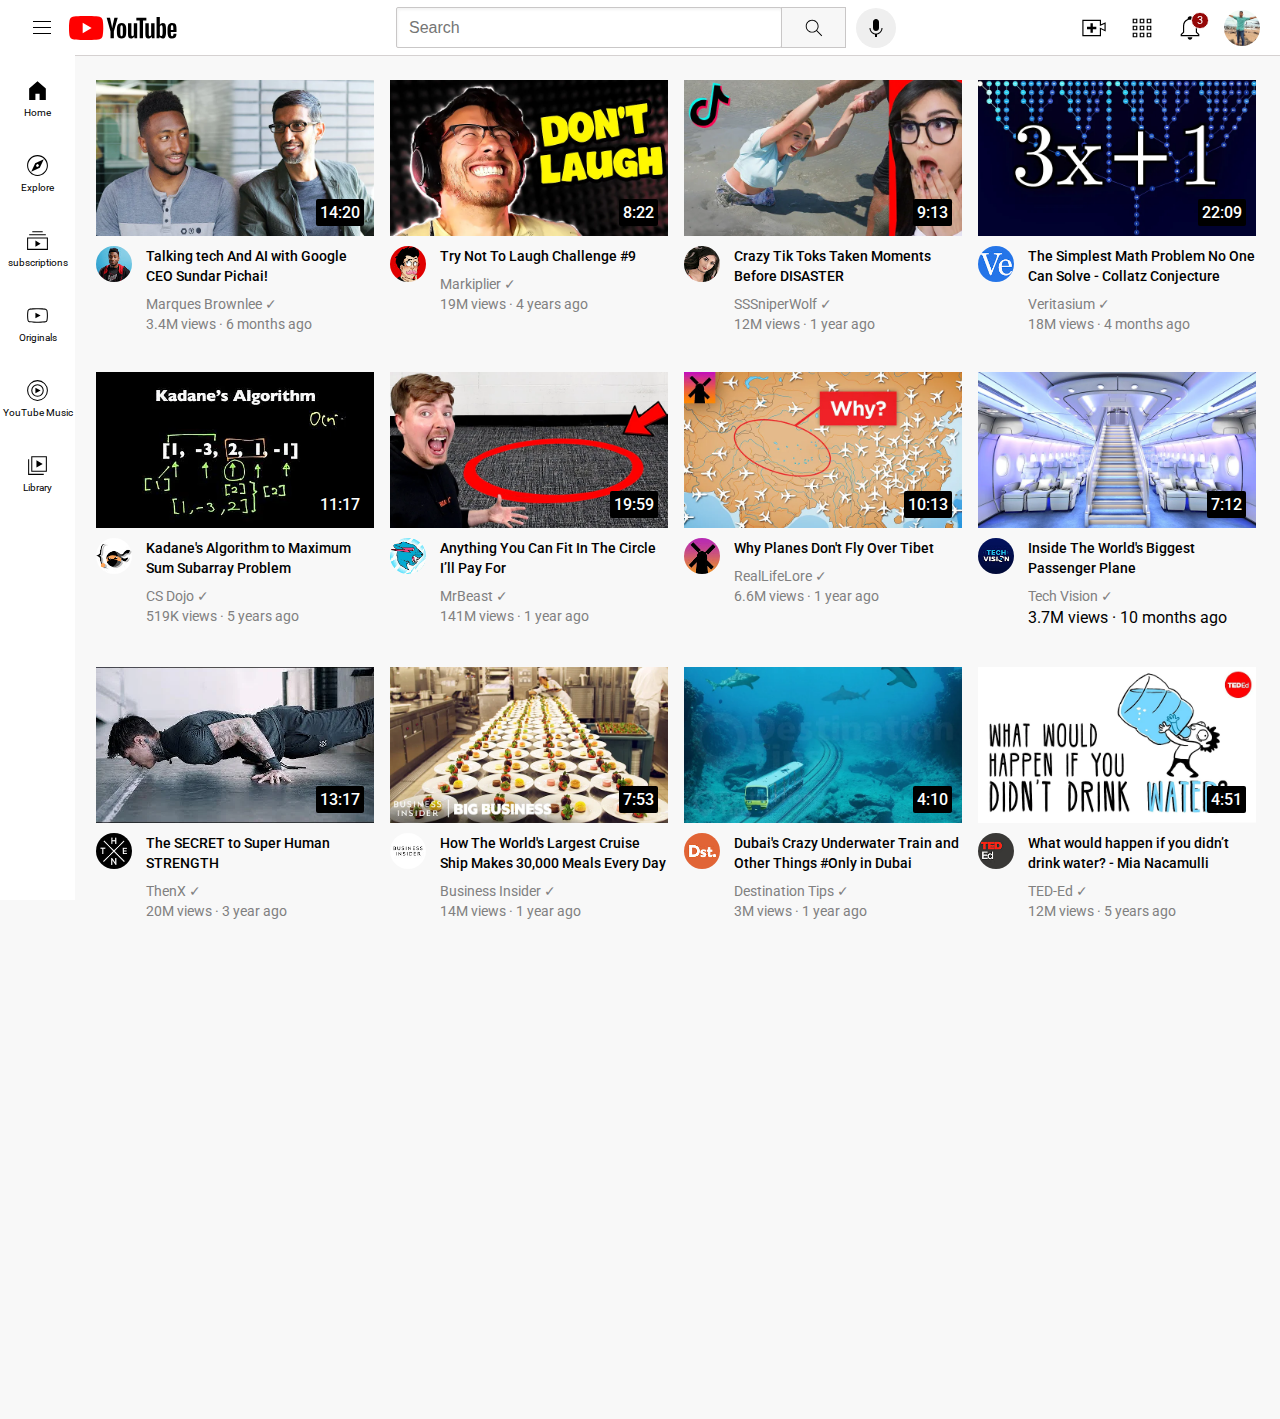
<file: Final Project/index.html>
<html>
    <head>
        <title>YouTube Clone</title>
        <!--Imported Roboto Font from Google-->
        <link rel="preconnect" href="https://fonts.googleapis.com">
        <link rel="preconnect" href="https://fonts.gstatic.com" crossorigin>
        <link href="https://fonts.googleapis.com/css2?family=Roboto:wght@400;500;700&display=swap" rel="stylesheet">
        <!--Linking StyleSheets-->
        <link rel="stylesheet" href="styles/general.css">   
        <link rel="stylesheet" href="styles/header.css">  
        <link rel="stylesheet" href="styles/video.css">
        <link rel="stylesheet" href="styles/sidebar.css">
        <link rel="icon" href="../icons/youtube-icon.png">
    </head>
    <body>
        <!--header section-->
        <header class="header">
            <!--left section-->
            <div class="left-section">
                <img class="hamburger-menu" src="../icons/hamburger-menu.svg">
                <img class="YouTube-logo" src="../icons/youtube-logo.svg">
            </div>
             <!--middle section-->
            <div class="middle-section">
                <input class="search-bar" type="text" placeholder="Search">
                <!--Search button-->
                <button class="search-button">
                    <img class="search-icon" src="../icons/search.svg">
                    <div class="tooltip">Search</div>
                </button>
                <!--Voice Search button-->
                <button class="voice-search-button">
                    <img class="voice-search-icon" src="..//icons/voice-search-icon.svg">
                    <div class="tooltip">Search with your voice</div>
                </button>
            </div>
             <!--right section-->
            <div class="right-section">
                <div class="upload-icon-container">
                    <img class="upload-icon" src="../icons/upload.svg">
                    <div class="tooltip">Create</div>
                </div>
               <div class="yapps-icon-container">
                <img class="yapps-icon" src="../icons/youtube-apps.svg">
                <div class="tooltip">YouTube apps</div>
               </div>
                <div class="notifications-icon-container">
                    <img class="notifications-icon" src="../icons/notifications.svg">
                    <div class="notifications-count" >
                        3
                    </div>
                    <div class="tooltip">Notifications</div>
                </div>
                
                <img class="user-icon"src="../images/My Photo.jpg">
            </div>
        </header>
        <!--sidebar section-->
        <nav class="sidebar">
           <div class="sidebar-link">
            <img src="../icons/home.svg"/>
            <div>Home</div>
           </div>
           <div class="sidebar-link">
            <img src="../icons/explore.svg"/>
            <div>Explore</div>
           </div>
           <div class="sidebar-link">
            <img src="../icons/subscriptions.svg"/>
            <div>subscriptions</div>
           </div>
           <div class="sidebar-link">
            <img src="../icons/originals.svg"/>
            <div>Originals</div>
           </div>
           <div class="sidebar-link">
            <img src="../icons/youtube-music.svg"/>
            <div>YouTube Music</div>
           </div>
           <div class="sidebar-link">
            <img src="../icons/library.svg"/>
            <div>Library</div>
           </div>
        </nav>
        <!--Video section-->
        <main>
            <div class="video-grid">
                <!--First block-->
                <div class="video-preview">
                    <!--Image block-->
                    <div class="thumbnail-row">
                        <img class="thumbnails" src="../images/thumbnail-1.webp">
                        <div class="video-time">14:20</div>
                    </div>
                    <!--Video-Info block-->
                    <div class="video-info-grid">
                        <!--Channel picture block-->
                        <div class="channel-picture">
                            <img class="profile-picture" src="../images/channel-1.jpeg" alt="Nothing...">
                        </div>
                        <!--Channel Info block-->
                        <div class="video-info"> 
                            <p class="video_title">
                                Talking tech And AI with Google CEO Sundar Pichai!
                            </p>
                            <p class="video_arthur">
                                Marques Brownlee &#10003;
                            </p>
                            <p class="video_stats"> 3.4M views &#183; 6 months ago</p>
                        </div>
                        
                    </div>
                    
                </div>

                <!--Second block-->
                <div class="video-preview">
                    <!--Image block-->
                    <div class="thumbnail-row">
                        <img class="thumbnails" src="../images/thumbnail-2.webp">
                        <div class="video-time">8:22</div>
                    </div>
                    <!--Video-Info block-->
                    <div class="video-info-grid">
                        <!--Channel picture block-->
                        <div class="channel-picture">
                            <img class="profile-picture" src="../images/channel-2.jpeg" alt="Nothing...">
                        </div>
                        <!--Channel Info block-->
                        <div class="video-info"> 
                            <p class="video_title">
                                Try Not To Laugh Challenge #9
                            </p>
                                <p class="video_arthur">
                                Markiplier &#10003;
                                </p>
                                <p class="video_stats">  19M views · 4 years ago</p>
                        </div>
                        
                    </div>  
                </div>

                    <!--Third block-->
                    <div class="video-preview">
                    <!--Image block-->
                    <div class="thumbnail-row">
                        <img class="thumbnails" src="../images/thumbnail-3.webp">
                        <div class="video-time">9:13</div>
                    </div>
                    <!--Video-Info block-->
                    <div class="video-info-grid">
                        <!--Channel picture block-->
                        <div class="channel-picture">
                            <img class="profile-picture" src="../images/channel-3.jpeg" alt="Nothing...">
                        </div>
                        <!--Channel Info block-->
                        <div class="video-info"> 
                            <p class="video_title">
                                Crazy Tik Toks Taken Moments Before DISASTER
                            </p>
                            <p class="video_arthur">
                                SSSniperWolf &#10003;
                            </p>
                            <p class="video_stats"> 12M views &#183; 1 year ago</p>
                        </div>
                        
                    </div>
                    
                </div>

                <!--Fourth block-->
                <div class="video-preview">
                    <!--Image block-->
                    <div class="thumbnail-row">
                        <img class="thumbnails" src="../images/thumbnail-4.webp">
                        <div class="video-time">22:09</div>
                    </div>
                    <!--Video-Info block-->
                    <div class="video-info-grid">
                        <!--Channel picture block-->
                        <div class="channel-picture">
                            <img class="profile-picture" src="../images/channel-4.jpeg" alt="Nothing...">
                        </div>
                        <!--Channel Info block-->
                        <div class="video-info"> 
                            <p class="video_title">
                                The Simplest Math Problem No One Can Solve - Collatz Conjecture
                            </p>
                                <p class="video_arthur">
                                Veritasium &#10003;
                                </p>
                                <p class="video_stats"> 18M views &#183; 4 months ago</p>
                        </div>
                        
                    </div>  
                </div>

                    <!--Fifth block-->
                    <div class="video-preview">
                    <!--Image block-->
                    <div class="thumbnail-row">
                        <img class="thumbnails" src="../images/thumbnail-5.webp">
                        <div class="video-time">11:17</div>
                    </div>
                    <!--Video-Info block-->
                    <div class="video-info-grid">
                        <!--Channel picture block-->
                        <div class="channel-picture">
                            <img class="profile-picture" src="../images/channel-5.jpeg" alt="Nothing...">
                        </div>
                        <!--Channel Info block-->
                        <div class="video-info"> 
                            <p class="video_title">
                                Kadane's Algorithm to Maximum Sum Subarray Problem
                            </p>
                            <p class="video_arthur">
                                CS Dojo &#10003;
                            </p>
                            <p class="video_stats"> 519K views &#183; 5 years ago</p>
                        </div>
                        
                    </div>
                    
                </div>

                <!--Sixth block-->
                <div class="video-preview">
                    <!--Image block-->
                    <div class="thumbnail-row">
                        <img class="thumbnails" src="../images/thumbnail-6.webp">
                        <div class="video-time">19:59</div>
                    </div>
                    <!--Video-Info block-->
                    <div class="video-info-grid">
                        <!--Channel picture block-->
                        <div class="channel-picture">
                            <img class="profile-picture" src="../images/channel-6.jpeg" alt="Nothing...">
                        </div>
                        <!--Channel Info block-->
                        <div class="video-info"> 
                            <p class="video_title">
                                Anything You Can Fit In The Circle I’ll Pay For
                            </p>
                                <p class="video_arthur">
                                MrBeast &#10003;
                                </p>
                                <p class="video_stats">  141M views &#183; 1 year ago</p>
                        </div>
                        
                    </div>  
                </div>

                 <!--First block-->
                 <div class="video-preview">
                    <!--Image block-->
                    <div class="thumbnail-row">
                        <img class="thumbnails" src="../images/thumbnail-7.webp">
                        <div class="video-time">10:13</div>
                    </div>
                    <!--Video-Info block-->
                    <div class="video-info-grid">
                        <!--Channel picture block-->
                        <div class="channel-picture">
                            <img class="profile-picture" src="../images/channel-7.jpeg" alt="Nothing...">
                        </div>
                        <!--Channel Info block-->
                        <div class="video-info"> 
                            <p class="video_title">
                                Why Planes Don't Fly Over Tibet
                            </p>
                            <p class="video_arthur">
                                RealLifeLore &#10003;
                            </p>
                            <p class="video_stats"> 6.6M views · 1 year ago</p>
                        </div>
                        
                    </div>
                    
                </div>

                <!--Second block-->
                <div class="video-preview">
                    <!--Image block-->
                    <div class="thumbnail-row">
                        <img class="thumbnails" src="../images/thumbnail-8.webp">
                        <div class="video-time">7:12</div>
                    </div>
                    <!--Video-Info block-->
                    <div class="video-info-grid">
                        <!--Channel picture block-->
                        <div class="channel-picture">
                            <img class="profile-picture" src="../images/channel-8.jpeg" alt="Nothing...">
                        </div>
                        <!--Channel Info block-->
                        <div class="video-info"> 
                            <p class="video_title">
                                Inside The World's Biggest Passenger Plane
                            </p>
                                <p class="video_arthur">
                                    Tech Vision &#10003;
                                </p>
                                <p class="video_stats"></p> 3.7M views · 10 months ago</p>
                        </div>
                        
                    </div>  
                </div>

                    <!--Third block-->
                    <div class="video-preview">
                    <!--Image block-->
                    <div class="thumbnail-row">
                        <img class="thumbnails" src="../images/thumbnail-9.webp">
                        <div class="video-time">13:17</div>
                    </div>
                    <!--Video-Info block-->
                    <div class="video-info-grid">
                        <!--Channel picture block-->
                        <div class="channel-picture">
                            <img class="profile-picture" src="../images/channel-9.jpeg" alt="Nothing...">
                        </div>
                        <!--Channel Info block-->
                        <div class="video-info"> 
                            <p class="video_title">
                                The SECRET to Super Human STRENGTH
                            </p>
                            <p class="video_arthur">
                                ThenX &#10003;
                            </p>
                            <p class="video_stats"> 20M views · 3 year ago</p>
                        </div>
                        
                    </div>
                    
                </div>

                <!--Fourth block-->
                <div class="video-preview">
                    <!--Image block-->
                    <div class="thumbnail-row">
                        <img class="thumbnails" src="../images/thumbnail-10.webp">
                        <div class="video-time">7:53</div>
                    </div>
                    <!--Video-Info block-->
                    <div class="video-info-grid">
                        <!--Channel picture block-->
                        <div class="channel-picture">
                            <img class="profile-picture" src="../images/channel-10.jpeg" alt="Nothing...">
                        </div>
                        <!--Channel Info block-->
                        <div class="video-info"> 
                            <p class="video_title">         
                                How The World's Largest Cruise Ship Makes 30,000 Meals Every Day
                            </p>
                                <p class="video_arthur">
                                    Business Insider &#10003;
                                </p>
                                <p class="video_stats"> 14M views · 1 year ago</p>
                        </div>
                        
                    </div>  
                </div>

                    <!--Fifth block-->
                    <div class="video-preview">
                    <!--Image block-->
                    <div class="thumbnail-row">
                        <img class="thumbnails" src="../images/thumbnail-11.webp">
                        <div class="video-time">4:10</div>
                    </div>
                    <!--Video-Info block-->
                    <div class="video-info-grid">
                        <!--Channel picture block-->
                        <div class="channel-picture">
                            <img class="profile-picture" src="../images/channel-11.jpeg" alt="Nothing...">
                        </div>
                        <!--Channel Info block-->
                        <div class="video-info"> 
                            <p class="video_title">
                                Dubai's Crazy Underwater Train and Other Things #Only in Dubai
                            </p>
                            <p class="video_arthur">
                                Destination Tips &#10003;
                            </p>
                            <p class="video_stats">3M views · 1 year ago</p>
                        </div>
                        
                    </div>
                    
                </div>

                <!--Sixth block-->
                <div class="video-preview">
                    <!--Image block-->
                    <div class="thumbnail-row">
                        <img class="thumbnails" src="../images/thumbnail-12.webp">
                        <div class="video-time">4:51</div>
                    </div>
                    <!--Video-Info block-->
                    <div class="video-info-grid">
                        <!--Channel picture block-->
                        <div class="channel-picture">
                            <img class="profile-picture" src="../images/channel-12.jpeg" alt="Nothing...">
                        </div>
                        <!--Channel Info block-->
                        <div class="video-info"> 
                            <p class="video_title">
                                What would happen if you didn’t drink water? - Mia Nacamulli
                            </p>
                                <p class="video_arthur">
                                    TED-Ed &#10003;
                                </p>
                                <p class="video_stats"> 12M views · 5 years ago</p>
                        </div>
                        
                    </div>  
                </div>
            </div>
        </main>

    </body>
    
</html>
</file>
<file: Final Project/styles/general.css>
p {
    margin-top: 0;
    margin-bottom: 0;
}

body{
    font-family: Roboto, Arial;
    margin:0;
    padding-bottom: 500px;
    padding-top:80px;
    padding-left:96px;
    padding-right: 24px;
    background-color: rgb(248,248,248);
}
</file>
<file: Final Project/styles/header.css>
.header{
    height: 55px;
    display:flex;
    flex-direction: row;
    justify-content: space-between;
    position:fixed;
    top:0;
    left:0px;
    right:0px;
    z-index:5;
    
    background-color: white;
    border-bottom-width:1px ;
    border-bottom-style: solid;
    border-color: rgb(213, 209, 209);
}
.left-section{
    display:flex;
    align-items: center;
}
.hamburger-menu{
    height: 24px;
    margin-left: 30px;
    margin-right: 15px;
}
.youtube-logo{
    height:24px;
}

.middle-section{
    flex:1;
    margin-right:35px;
    margin-left:70px;
    max-width:500px;  
    display: flex; 
    align-items: center;
}

.search-bar{
    flex:1;
    height: 41px;
    padding: 12px;
    font-size: 16px;
    border:1px solid rgb(201, 199, 199);
    border-radius: 2px;
    box-shadow: inset 1px 2px 3px rgba(0,0,0,0.05);
    width:0;
    outline:none;
}
.search-bar::placeholder{
    font-size: 16px;
}

.search-button{
    height:41px;
    width:65px;
    border:1px solid rgb(201, 199, 199);
    margin-left: -1px;
    margin-right: 10px;
    background-color:rgb(247,247,247);
    cursor: pointer;
}
.search-button, 
.voice-search-button,
.upload-icon-container,
.yapps-icon-container,
.notifications-icon-container{
    position: relative;
    display:flex;
    align-items: center;
    justify-content: center;
}
.search-button .tooltip,
.voice-search-button .tooltip,
.upload-icon-container .tooltip,
.yapps-icon-container .tooltip,
.notifications-icon-container .tooltip{
    position:absolute;
    background-color: rgb(88, 85, 85);
    color:white;
    padding:6px 10px;
    border-radius: 2px;
    font-size: 12px;
    bottom:-35px;
    opacity:0;
    transition: opacity 0.15s;
    pointer-events: none;
    white-space: nowrap;
}
.search-button:hover .tooltip,
.voice-search-button:hover .tooltip,
.upload-icon-container:hover .tooltip,
.yapps-icon-container:hover .tooltip,
.notifications-icon-container:hover .tooltip{
    opacity:1;
}
.search-icon{
    height:22px;
    
}
.voice-search-button{
    height:40px;
    width:40px;
    border-radius: 20px;
    border:none;
    border:0 solid gray;
    cursor: pointer;
}
.voice-search-icon{
    height:24px;
}

.right-section{
    width:180px;
    display:flex;
    align-items: center;
    justify-content: space-between;
    margin-right: 20px;
    flex-shrink: 0;
}
.upload-icon-container,
.yapps-icon-container{
    cursor: pointer;
}
.upload-icon,
.yapps-icon,
.notifications-icon{
    height:28px;
}

.notifications-icon-container{
    position: relative;
    cursor: pointer;
}
.notifications-count{
    position: absolute;
    color:white;
    background-color: rgb(149, 8, 8);
    top:-2px;
    right:-5px;
    font-size: 11px;
    padding-left:5px;
    padding-right:5px;
    padding-top: 1px;
    padding-bottom: 1px;
    border:1px solid white;
    border-radius: 10px;
}
.user-icon{
    height:36px;
    border-radius: 18px;
}
</file>
<file: Final Project/styles/video.css>
.thumbnails{
    width:100%;
}


.video_title{
    margin-top: 0;
    font-size:14px;
    font-weight: 500;
    line-height: 20px;
    margin-bottom:10px;
}
.video-info-grid{
    display:grid;
    grid-template-columns: 50px 1fr;
   
}
.channel-picture{             
    background-color: rgb(248,248,248);
}
.video-info{              
    background-color: rgb(248,248,248);
}
.profile-picture{
    width:36px;
    border-radius: 30px;
    
}
.thumbnail-row{
    margin-bottom: 10px;
    position:relative;
}
.video_arthur,
.video_stats{
    font-size: 14px;
    color:gray;
}
.video_arthur{
    margin-bottom: 4px;
}
.video-grid{
    display:grid;
    column-gap: 16px;
    row-gap:40px;
}
@media(max-width:750px){
    .video-grid{
        grid-template-columns:1fr 1fr;
    }
}

@media(min-width:751px) and (max-width:999px) {
    .video-grid{
        grid-template-columns:1fr 1fr 1fr;
    }
}

@media(min-width:1000px){
    .video-grid{
        grid-template-columns:1fr 1fr 1fr 1fr;
    }
}

.video-time{
    font-weight: 500;
    position: absolute;
    background-color: black;
    color:white;
    bottom:10px;
    right:10px;
    padding:4px;
    border-radius: 2px;
}
</file>
<file: Final Project/styles/sidebar.css>
.sidebar{
    background-color:white;
    color:black;
    position:fixed;
    top:55px;
    bottom:0;
    left:0;
    width:75px;
    z-index: 10;
    padding-top:5px;
}

.sidebar-link{
    height:75px;  
    display:flex;
    justify-content: center;
    align-items: center;
    flex-direction: column; 
    cursor:pointer; 
}

.sidebar-link:hover{
    background-color: rgb(228, 226, 226);
}

.sidebar-link img{
    height:25px;
    margin-bottom: 4px;
}
.sidebar-link div{
    font-size: 10px;
}
</file>
